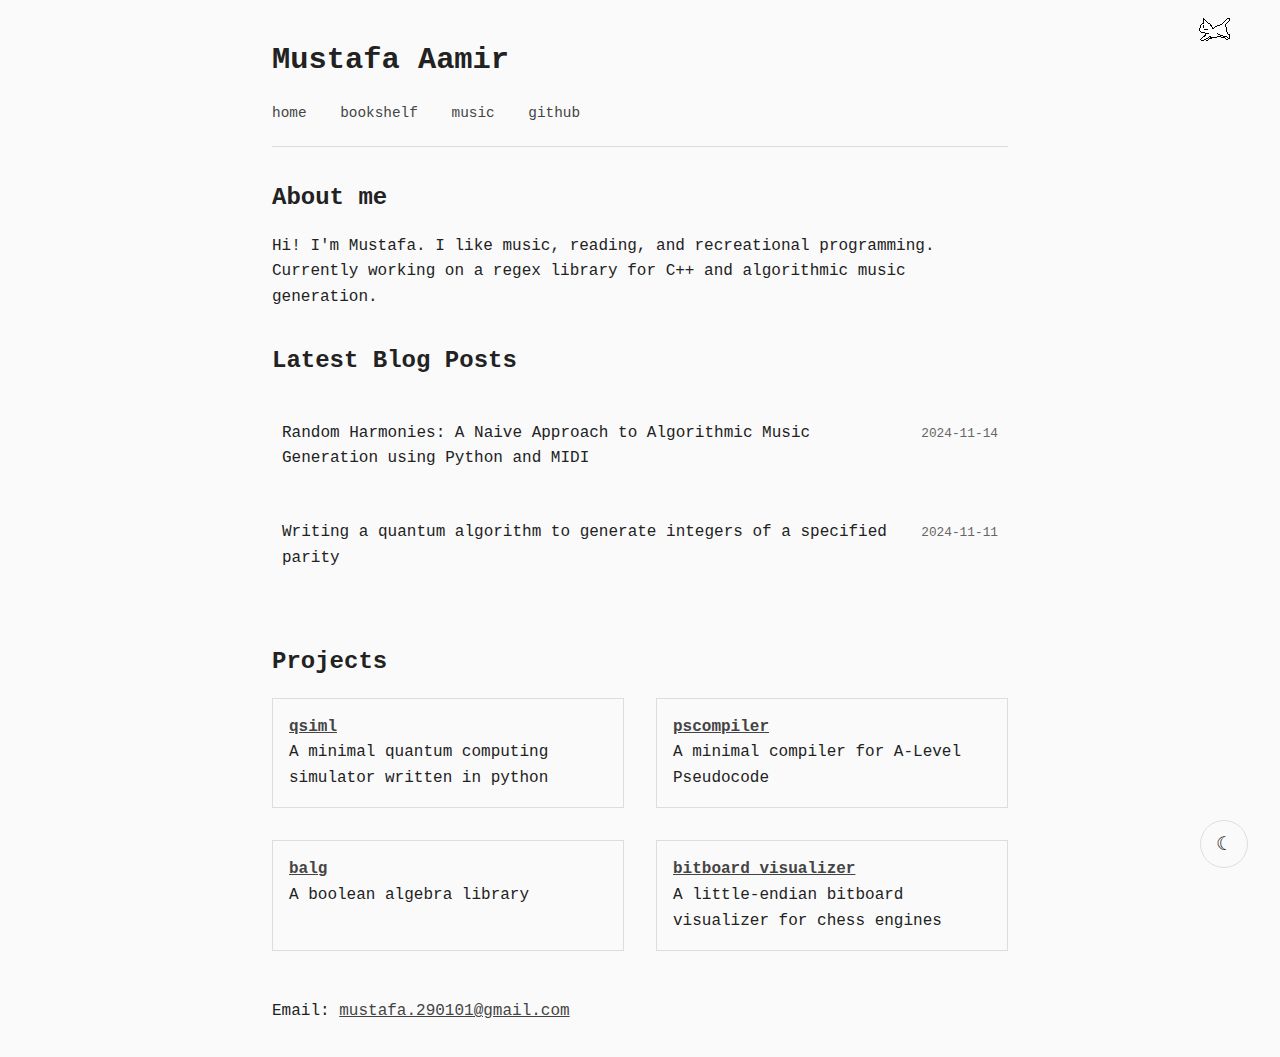
<file: index.html>
<!DOCTYPE html>
<html lang="en">
<head>
    <meta charset="UTF-8">
    <title>Mustafa Aamir</title>
    <meta name="author" content="Mustafa Aamir">
    <meta name="description" content>
    <meta property="og:type" content="blog">

    <!-- Mobile specific meta -->
    <meta name="viewport" content="width=device-width, initial-scale=1.0">
    <link rel="prefetch" href="./music.html" />


    <!-- CSS -->
    <link rel="stylesheet" href="./styles/light_dark.css">
    <link rel="stylesheet" href="./styles/styles.css">
    <link rel="icon" type="image/x-icon" href="./images/semicolon.png">
</head>
<body>
    <button class="theme-toggle" aria-label="Toggle theme" title="Toggle theme">
        <span class="toggle-icon">☀</span>
    </button>

    <script src="script.js"></script>

    <header>
        <h1><strong>Mustafa Aamir</strong></h1>
        <nav>
            <a href="./index.html">home</a>
            <a href="./bookshelf.html">bookshelf</a>
            <a href="./music.html">music</a>
            <a href="https://github.com/MustafaAamir">github</a>
        </nav>
    </header>

    <main>
        <h2><strong>About me</strong></h2>
        <p>Hi! I'm Mustafa. I like music, reading, and recreational programming. Currently working on a regex library for C++ and algorithmic music generation.</p>
            <h2><strong>Latest Blog Posts</strong></h2>
            <ul class="post-list">
                <li>
                    <a href="./posts/prosic.html">
                        <span style="margin-left: 10px; margin-right: 10px;">Random Harmonies: A Naive Approach to Algorithmic Music Generation using Python and MIDI</span>
                        <span class="post-date" style="margin-right: 10px;">2024-11-14</span>
                    </a>
                    <a href="./posts/qcparity.html">
                        <span style="margin-left: 10px; margin-right: 10px;">Writing a quantum algorithm to generate integers of a specified parity</span>
                        <span class="post-date" style="margin-right: 10px;">2024-11-11</span>
                    </a>
                </li>
            </ul>

        <section id="github" class="section">
            <h2>
            <!--<img width="30px" height="28px" src="./images/github-mark-c791e9551fe4/github-mark/github-mark.svg" style="margin-right: 10px; filter: invert(0.5)" alt="GitHub" class="github-icon"> -->
                <strong>Projects</strong>
            </h2>
            <div class="github-projects">
                <div class="project">
                    <a href="https://www.github.com/MustafaAamir/qsiml" class="project-title">qsiml</a>
                    <p>A minimal quantum computing simulator written in python</p>
                </div>
                <div class="project">
                    <a href="https://www.github.com/MustafaAamir/pscompiler" class="project-title">pscompiler</a>
                    <p>A minimal compiler for A-Level Pseudocode</p>
                </div>
                <div class="project">
                    <a href="https://www.github.com/MustafaAamir/balg" class="project-title">balg</a>
                    <p>A boolean algebra library</p>
                </div>
                <div class="project">
                    <a href="https://www.github.com/MustafaAamir/BitboardVisualizer" class="project-title">bitboard visualizer</a>
                    <p>A little-endian bitboard visualizer for chess engines</p>
                </div>
            </div>
        </section>
    </main>
    <script>

(function oneko() {
  const isReducedMotion =
    window.matchMedia(`(prefers-reduced-motion: reduce)`) === true ||
    window.matchMedia(`(prefers-reduced-motion: reduce)`).matches === true;

  if (isReducedMotion) return;

  const nekoEl = document.createElement("div");

  let nekoPosX = 100000;
  let nekoPosY = 32;

  let mousePosX = 0;
  let mousePosY = 0;

  let frameCount = 0;
  let idleTime = 0;
  let idleAnimation = null;
  let idleAnimationFrame = 0;

  const nekoSpeed = 10;
  const spriteSets = {
    idle: [[-3, -3]],
    alert: [[-7, -3]],
    scratchSelf: [
      [-5, 0],
      [-6, 0],
      [-7, 0],
    ],
    scratchWallN: [
      [0, 0],
      [0, -1],
    ],
    scratchWallS: [
      [-7, -1],
      [-6, -2],
    ],
    scratchWallE: [
      [-2, -2],
      [-2, -3],
    ],
    scratchWallW: [
      [-4, 0],
      [-4, -1],
    ],
    tired: [[-3, -2]],
    sleeping: [
      [-2, 0],
      [-2, -1],
    ],
    N: [
      [-1, -2],
      [-1, -3],
    ],
    NE: [
      [0, -2],
      [0, -3],
    ],
    E: [
      [-3, 0],
      [-3, -1],
    ],
    SE: [
      [-5, -1],
      [-5, -2],
    ],
    S: [
      [-6, -3],
      [-7, -2],
    ],
    SW: [
      [-5, -3],
      [-6, -1],
    ],
    W: [
      [-4, -2],
      [-4, -3],
    ],
    NW: [
      [-1, 0],
      [-1, -1],
    ],
  };

  function init() {
    nekoEl.id = "oneko";
    nekoEl.ariaHidden = true;
    nekoEl.style.width = "32px";
    nekoEl.style.height = "32px";
    nekoEl.style.position = "fixed";
    nekoEl.style.pointerEvents = "none";
    nekoEl.style.imageRendering = "pixelated";
    nekoEl.style.left = `${nekoPosX - 16}px`;
    nekoEl.style.top = `${nekoPosY - 16}px`;
    nekoEl.style.zIndex = 2147483647;

    let nekoFile = "./images/oneko.gif"
    const curScript = document.currentScript
    if (curScript && curScript.dataset.cat) {
      nekoFile = curScript.dataset.cat
    }
    nekoEl.style.backgroundImage = `url(${nekoFile})`;

    document.body.appendChild(nekoEl);

    document.addEventListener("mousemove", function (event) {
      mousePosX = event.clientX;
      mousePosY = event.clientY;
    });

    window.requestAnimationFrame(onAnimationFrame);
  }

  let lastFrameTimestamp;

  function onAnimationFrame(timestamp) {
    // Stops execution if the neko element is removed from DOM
    if (!nekoEl.isConnected) {
      return;
    }
    if (!lastFrameTimestamp) {
      lastFrameTimestamp = timestamp;
    }
    if (timestamp - lastFrameTimestamp > 100) {
      lastFrameTimestamp = timestamp
      frame()
    }
    window.requestAnimationFrame(onAnimationFrame);
  }

  function setSprite(name, frame) {
    const sprite = spriteSets[name][frame % spriteSets[name].length];
    nekoEl.style.backgroundPosition = `${sprite[0] * 32}px ${sprite[1] * 32}px`;
  }

  function resetIdleAnimation() {
    idleAnimation = null;
    idleAnimationFrame = 0;
  }

  function idle() {
    idleTime += 1;

    // every ~ 20 seconds
    if (
      idleTime > 10 &&
      Math.floor(Math.random() * 200) == 0 &&
      idleAnimation == null
    ) {
      let avalibleIdleAnimations = ["sleeping", "scratchSelf"];
      if (nekoPosX < 32) {
        avalibleIdleAnimations.push("scratchWallW");
      }
      if (nekoPosY < 32) {
        avalibleIdleAnimations.push("scratchWallN");
      }
      if (nekoPosX > window.innerWidth - 32) {
        avalibleIdleAnimations.push("scratchWallE");
      }
      if (nekoPosY > window.innerHeight - 32) {
        avalibleIdleAnimations.push("scratchWallS");
      }
      idleAnimation =
        avalibleIdleAnimations[
          Math.floor(Math.random() * avalibleIdleAnimations.length)
        ];
    }

    switch (idleAnimation) {
      case "sleeping":
        if (idleAnimationFrame < 8) {
          setSprite("tired", 0);
          break;
        }
        setSprite("sleeping", Math.floor(idleAnimationFrame / 4));
        if (idleAnimationFrame > 192) {
          resetIdleAnimation();
        }
        break;
      case "scratchWallN":
      case "scratchWallS":
      case "scratchWallE":
      case "scratchWallW":
      case "scratchSelf":
        setSprite(idleAnimation, idleAnimationFrame);
        if (idleAnimationFrame > 9) {
          resetIdleAnimation();
        }
        break;
      default:
        setSprite("idle", 0);
        return;
    }
    idleAnimationFrame += 1;
  }

  function frame() {
    frameCount += 1;
    const diffX = nekoPosX - mousePosX;
    const diffY = nekoPosY - mousePosY;
    const distance = Math.sqrt(diffX ** 2 + diffY ** 2);

    if (distance < nekoSpeed || distance < 48) {
      idle();
      return;
    }

    idleAnimation = null;
    idleAnimationFrame = 0;

    if (idleTime > 1) {
      setSprite("alert", 0);
      // count down after being alerted before moving
      idleTime = Math.min(idleTime, 7);
      idleTime -= 1;
      return;
    }

    let direction;
    direction = diffY / distance > 0.5 ? "N" : "";
    direction += diffY / distance < -0.5 ? "S" : "";
    direction += diffX / distance > 0.5 ? "W" : "";
    direction += diffX / distance < -0.5 ? "E" : "";
    setSprite(direction, frameCount);

    nekoPosX -= (diffX / distance) * nekoSpeed;
    nekoPosY -= (diffY / distance) * nekoSpeed;

    nekoPosX = Math.min(Math.max(16, nekoPosX), window.innerWidth - 16);
    nekoPosY = Math.min(Math.max(16, nekoPosY), window.innerHeight - 16);

    nekoEl.style.left = `${nekoPosX - 16}px`;
    nekoEl.style.top = `${nekoPosY - 16}px`;
  }

  init();
})();
    </script>
</body>
<footer>
    <p>Email: <a href="mailto:mustafa.290101@gmail.com">mustafa.290101@gmail.com</a></p>
</footer>
</html>
</file>
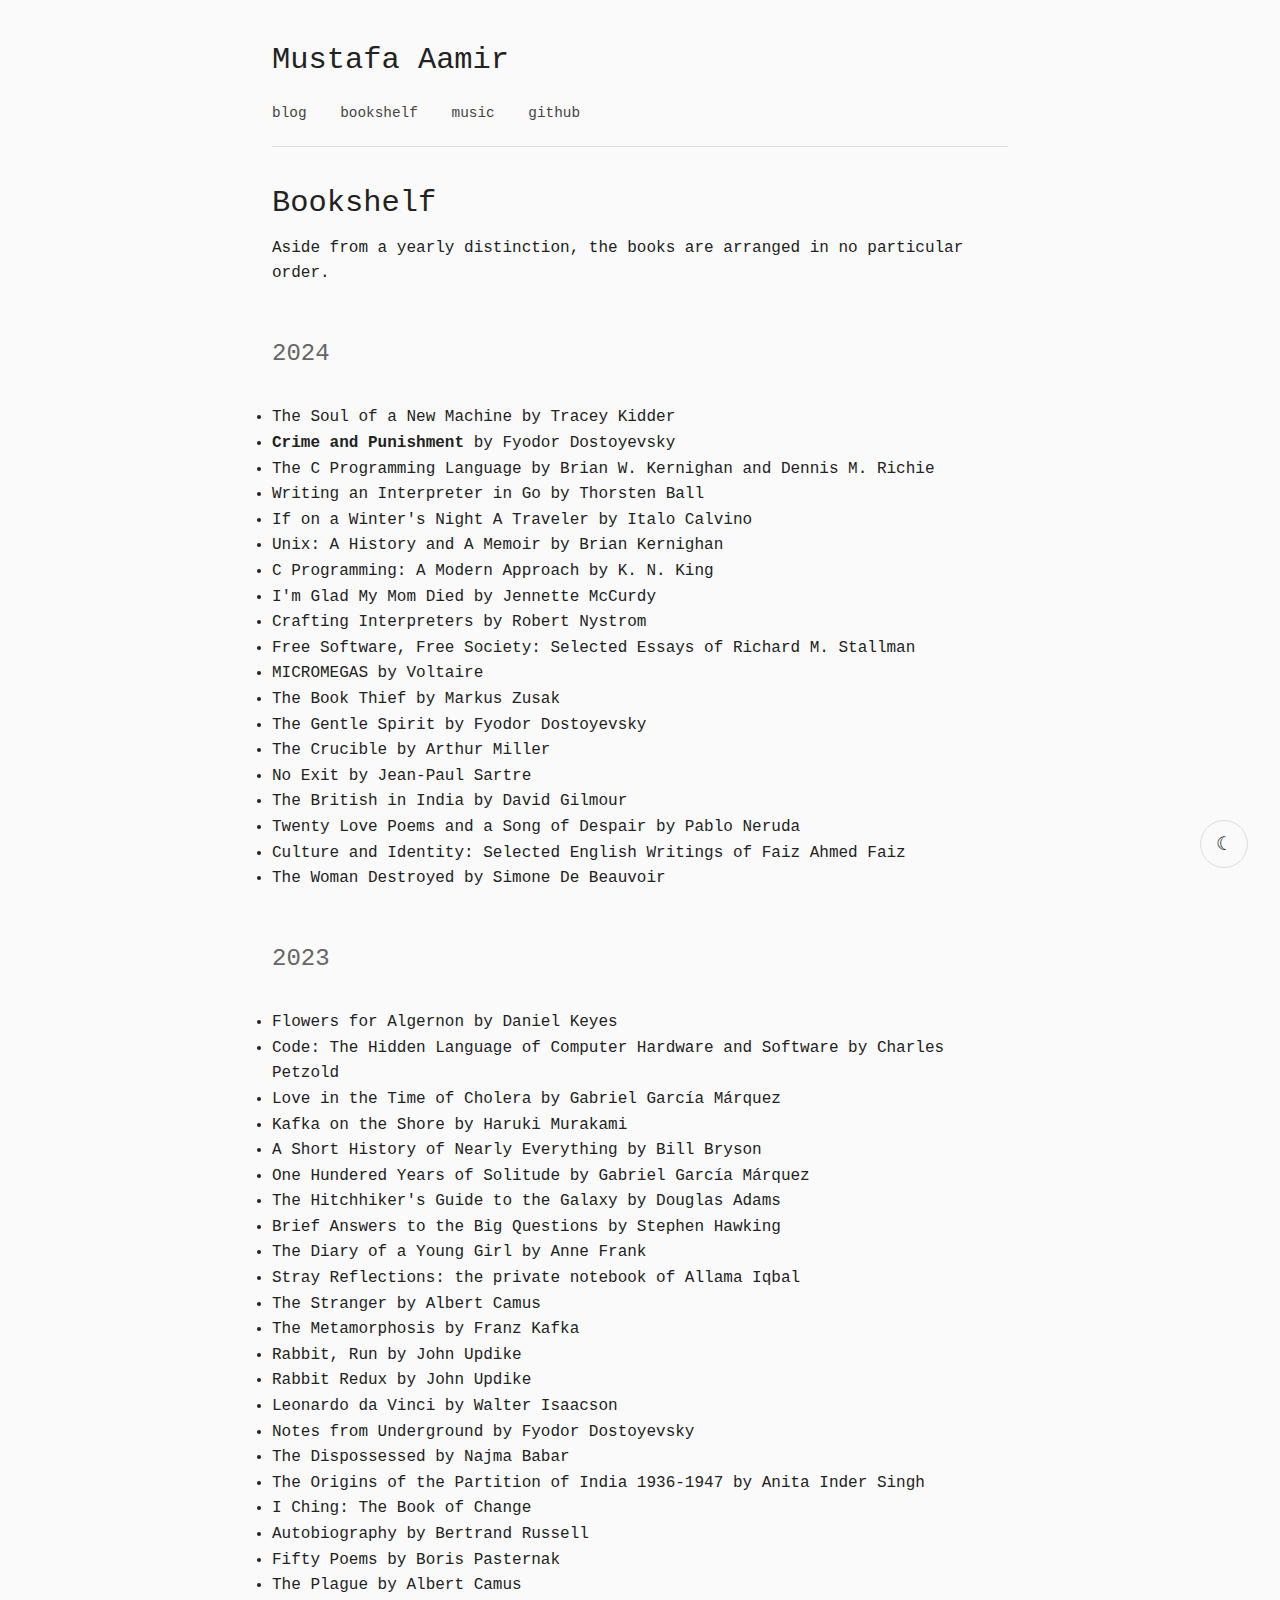
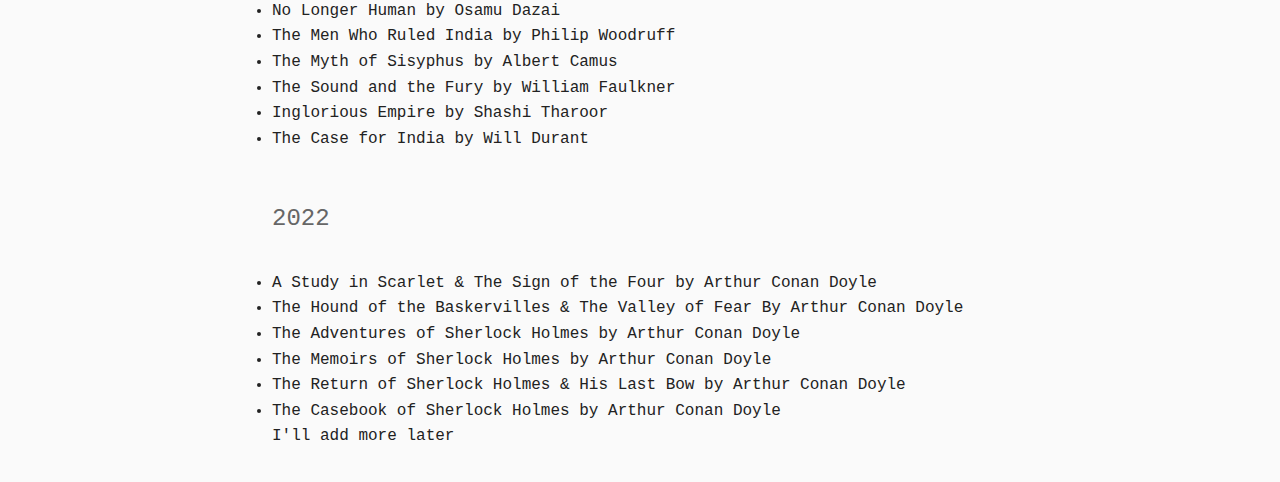
<file: bookshelf.html>
<!DOCTYPE html>
<html lang="en">
<head>
    <meta charset="UTF-8">
    <meta name="viewport" content="width=device-width, initial-scale=1.0">

    <link rel="stylesheet" href="./styles/styles.css">
    <link rel="stylesheet" href="./styles/light_dark.css">
    <link rel="icon" type="image/x-icon" href="./images/semicolon.png">
    <link rel="prefetch" href="./music.html" />
</head>
<body>
    <button class="theme-toggle" aria-label="Toggle theme" title="Toggle theme">
        <span class="toggle-icon">☀</span>
    </button>
    <script src="script.js"></script>
    <main>
        <header>
            <h1>Mustafa Aamir</h1>
            <nav>
                <a href="./index.html">blog</a>
                <a href="./bookshelf.html">bookshelf</a>
                <a href="./music.html">music</a>
                <a href="./github.html">github</a>
            </nav>
        </header>

        <h1>Bookshelf</h1>
        <p> Aside from a yearly distinction, the books are arranged in no particular order.</p>
        <div class="year-divider">2024</div>
        <ul>
            <li>The Soul of a New Machine</strong> by Tracey Kidder</li>
            <li><strong>Crime and Punishment</strong> by Fyodor Dostoyevsky</li>
            <li>The C Programming Language by Brian W. Kernighan and Dennis M. Richie</li>
            <li>Writing an Interpreter in Go by Thorsten Ball</li>
            <li>If on a Winter's Night A Traveler by Italo Calvino</li>
            <li>Unix: A History and A Memoir by Brian Kernighan</li>
            <li>C Programming: A Modern Approach by K. N. King</li>
            <li>I'm Glad My Mom Died by Jennette McCurdy</li>
            <li>Crafting Interpreters by Robert Nystrom</li>
            <li>Free Software, Free Society: Selected Essays of Richard M. Stallman</li>
            <li>MICROMEGAS by Voltaire</li>
            <li>The Book Thief by Markus Zusak</li>
            <li>The Gentle Spirit by Fyodor Dostoyevsky</li>
            <li>The Crucible by Arthur Miller</li>
            <li>No Exit by Jean-Paul Sartre</li>
            <li>The British in India by David Gilmour</li>
            <li>Twenty Love Poems and a Song of Despair by Pablo Neruda</li>
            <li>Culture and Identity: Selected English Writings of Faiz Ahmed Faiz</li>
            <li>The Woman Destroyed by Simone De Beauvoir</li>
        </ul>
        <div class="year-divider">2023</div>
        <ul>
            <li>Flowers for Algernon by Daniel Keyes</li>
            <li>Code: The Hidden Language of Computer Hardware and Software by Charles Petzold</li>
            <li>Love in the Time of Cholera by Gabriel García Márquez</li>
            <li>Kafka on the Shore by Haruki Murakami</li>
            <li>A Short History of Nearly Everything by Bill Bryson</li>
            <li>One Hundered Years of Solitude by Gabriel García Márquez</li>
            <li>The Hitchhiker's Guide to the Galaxy by Douglas Adams</li>
            <li>Brief Answers to the Big Questions by Stephen Hawking</li>
            <li>The Diary of a Young Girl by Anne Frank</li>
            <li>Stray Reflections: the private notebook of Allama Iqbal</li>
            <li>The Stranger by Albert Camus</li>
            <li>The Metamorphosis by Franz Kafka</li>
            <li>Rabbit, Run by John Updike</li>
            <li>Rabbit Redux by John Updike</li>
            <li>Leonardo da Vinci by Walter Isaacson</li>
            <li>Notes from Underground by Fyodor Dostoyevsky</li>
            <li>The Dispossessed by Najma Babar</li>
            <li>The Origins of the Partition of India 1936-1947 by Anita Inder Singh</li>
            <li>I Ching: The Book of Change</li>
            <li>Autobiography by Bertrand Russell</li>
            <li>Fifty Poems by Boris Pasternak</li>
            <li>The Plague by Albert Camus</li>
            <li>No Longer Human by Osamu Dazai</li>
            <li>The Men Who Ruled India by Philip Woodruff</li>
            <li>The Myth of Sisyphus by Albert Camus</li>
            <li>The Sound and the Fury by William Faulkner</li>
            <li>Inglorious Empire by Shashi Tharoor</li>
            <li>The Case for India by Will Durant</li>
        </ul>
        <div class="year-divider">2022</div>
        <ul>
            <li>A Study in Scarlet & The Sign of the Four by Arthur Conan Doyle</li>
            <li>The Hound of the Baskervilles & The Valley of Fear By Arthur Conan Doyle</li>
            <li>The Adventures of Sherlock Holmes by Arthur Conan Doyle</li>
            <li>The Memoirs of Sherlock Holmes by Arthur Conan Doyle</li>
            <li>The Return of Sherlock Holmes & His Last Bow by Arthur Conan Doyle</li>
            <li>The Casebook of Sherlock Holmes by Arthur Conan Doyle</li>
        </ul>
        <p>I'll add more later</p>
    </main>
</body>
</html>
</file>
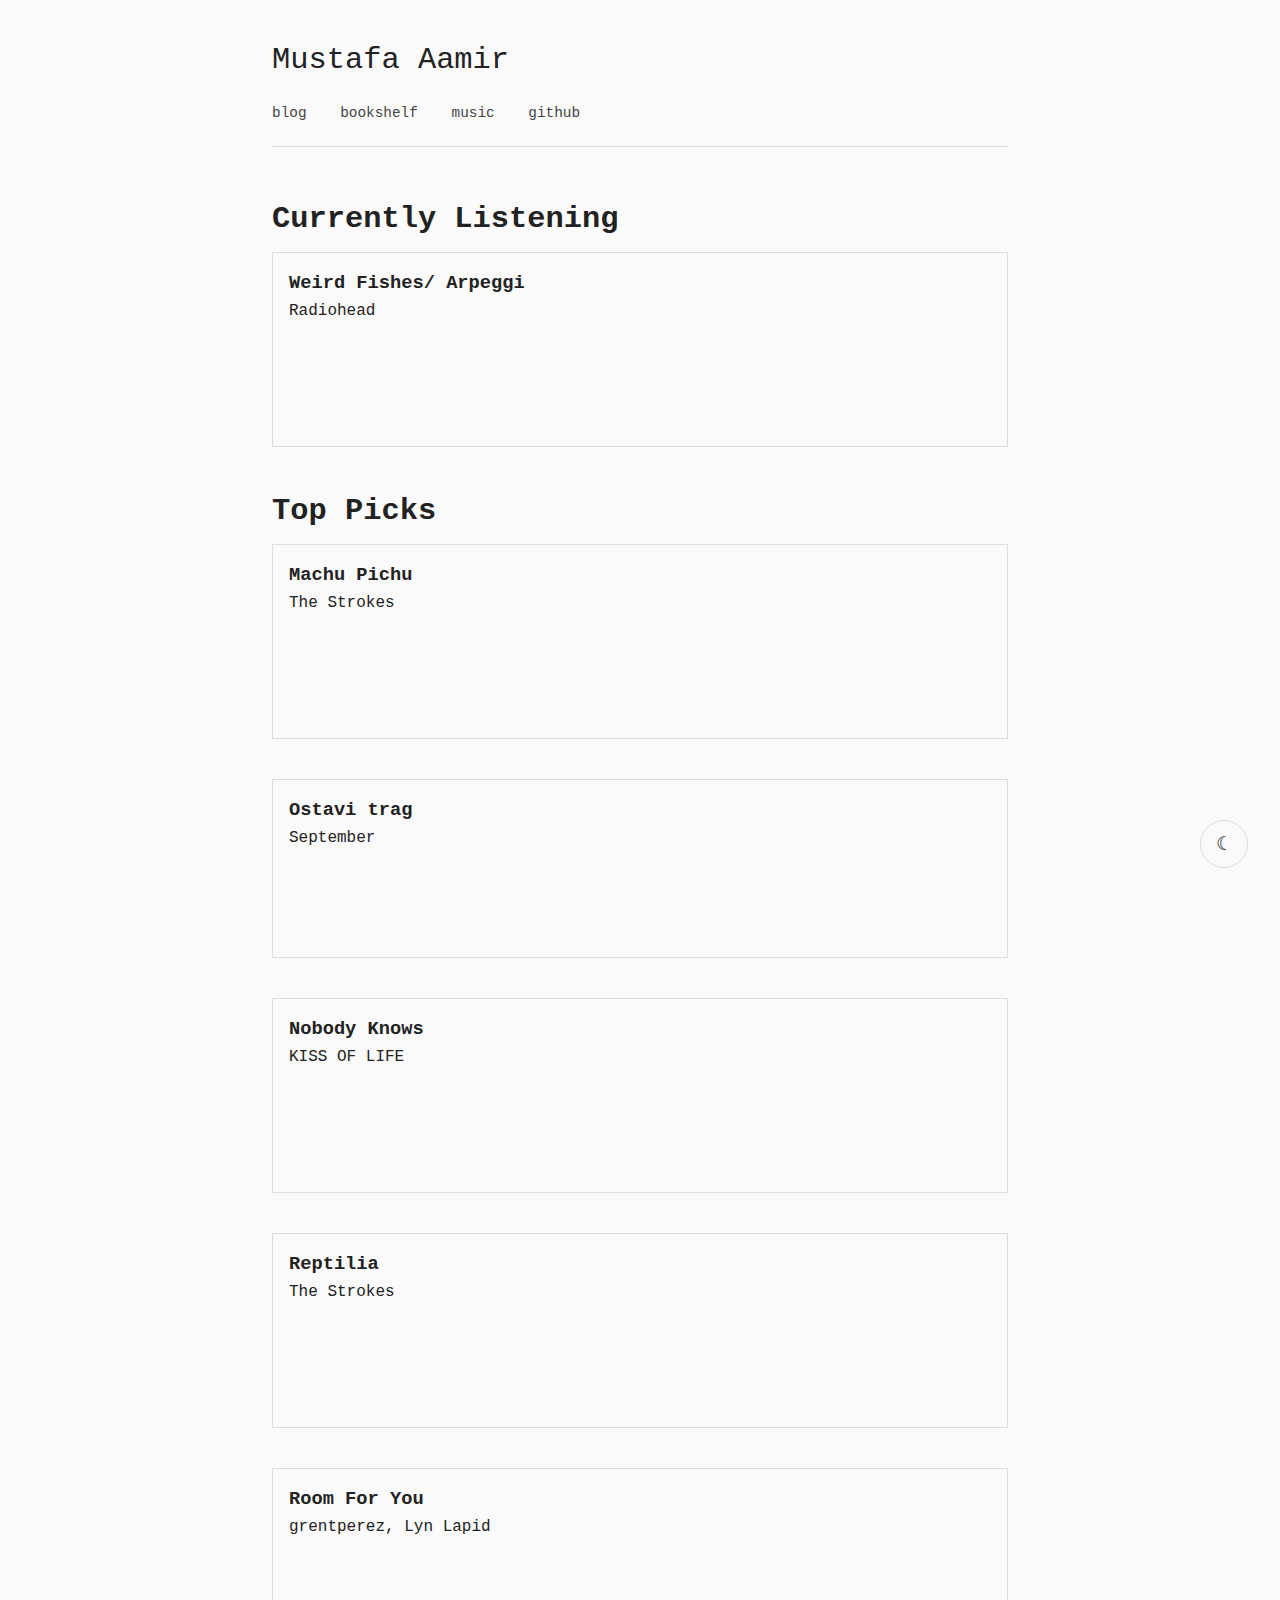
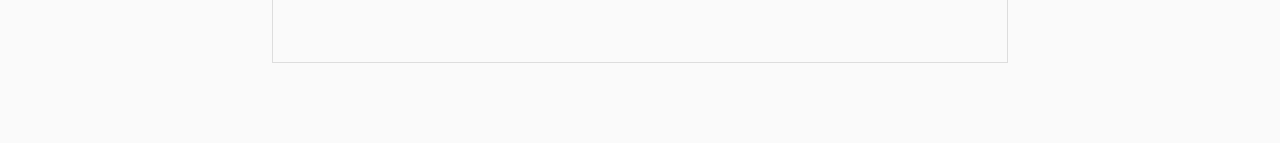
<file: music.html>
<!-- music.html -->
<!DOCTYPE html>
<html lang="en">
<head>
    <meta charset="UTF-8">
    <meta name="viewport" content="width=device-width, initial-scale=1.0">
    <title>Music</title>
    <link rel="stylesheet" href="./styles/styles.css">
    <link rel="stylesheet" href="./styles/light_dark.css">
    <link rel="icon" type="image/x-icon" href="./images/semicolon.png">
</head>
<body>
    <button class="theme-toggle" aria-label="Toggle theme" title="Toggle theme">
        <span class="toggle-icon">☀</span>
    </button>

    <script src="script.js"></script>

    <header>
        <h1>Mustafa Aamir</h1>
        <nav>
            <a href="./index.html">blog</a>
            <a href="./bookshelf.html">bookshelf</a>
            <a href="./music.html">music</a>
            <a href="https://github.com/MustafaAamir">github</a>
        </nav>
    </header>

    <section id="music" class="section">
        <h1><strong>Currently Listening</strong></h1>
        <div class="music-item">
            <div class="music-info">
                <h3>Weird Fishes/ Arpeggi</h3>
                <p>Radiohead</p>
            </div>
            <iframe class="spotify-embed"
                src="https://open.spotify.com/embed/track/4wajJ1o7jWIg62YqpkHC7S"
                height="80"
                frameBorder="0"
                allowtransparency="true"
                allow="encrypted-media">
            </iframe>
        </div>

        <h1><strong>Top Picks</strong></h1>
        <div class="music-item">
            <div class="music-info">
                <h3>Machu Pichu</h3>
                <p>The Strokes</p>
            </div>
            <iframe class="spotify-embed"
                src="https://open.spotify.com/embed/track/6mVD1SfTvlFAPVi7txFL5H"
                height="80"
                frameBorder="0"
                allowtransparency="true"
                allow="encrypted-media">
            </iframe>
        </div>
        <div class="music-item".
            <div class="music-info">
                <h3>Ostavi trag</h3>
                <p>September</p>
                <iframe class="spotify-embed"
                    src="https://open.spotify.com/embed/track/65zw2RY8Qp0JJDcQNSejNY"
                    height="80"
                    frameBorder="0"
                    allowtransparency="true"
                    allow="encrypted-media">
                </iframe>
            </div>
        </div>
        <div class="music-item">
            <div class="music-info">
                <h3>Nobody Knows</h3>
                <p>KISS OF LIFE</p>
            </div>
            <iframe class="spotify-embed"
                src="https://open.spotify.com/embed/track/70efTlnBNM8BvfhfPiqOBN"
                height="80"
                frameBorder="0"
                allowtransparency="true"
                allow="encrypted-media">
            </iframe>
        </div>
        <div class="music-item">
            <div class="music-info">
                <h3>Reptilia</h3>
                <p>The Strokes</p>
            </div>
            <iframe class="spotify-embed"
                src="https://open.spotify.com/embed/track/57Xjny5yNzAcsxnusKmAfA"
                height="80"
                frameBorder="0"
                allowtransparency="true"
                allow="encrypted-media">
            </iframe>
        </div>
        <div class="music-item">
            <div class="music-info">
                <h3>Room For You</h3>
                <p>grentperez, Lyn Lapid</p>
            </div>
            <iframe class="spotify-embed"
                src="https://open.spotify.com/embed/track/7G2om18d9kfV3aNtNfQkzA"
                height="80"
                frameBorder="0"
                allowtransparency="true"
                allow="encrypted-media">
            </iframe>
        </div>
    </section>
</body>
</html>
</file>
<file: styles/light_dark.css>
/* Define both light and dark themes using CSS custom properties */
:root[data-theme="light"] {
    --bg-color: #fafafa;
    --text-color: #222;
    --link-color: #444;
    --hover-color: #000;
    --border-color: #ddd;
    --secondary-bg: #f0f0f0;
    --secondary-text: #666;
}

:root[data-theme="dark"] {
    --bg-color: #1a1a1a;
    --text-color: #e0e0e0;
    --link-color: #9e9e9e;
    --hover-color: #fff;
    --border-color: #333;
    --secondary-bg: #252525;
    --secondary-text: #999;
    --project-hover: #2d2e2e;
}

/* System preference default */
@media (prefers-color-scheme: dark) {
    :root:not([data-theme]) {
        --bg-color: #1a1a1a;
        --text-color: #e0e0e0;
        --link-color: #9e9e9e;
        --hover-color: #fff;
        --border-color: #333;
        --secondary-bg: #252525;
        --secondary-text: #999;
        --project-hover: #2d2e2e;
    }
}

/* Theme toggle styles */
.theme-toggle {
    position: fixed;
    bottom: 2rem;
    right: 2rem;
    width: 3rem;
    height: 3rem;
    border-radius: 50%;
    border: 1px solid var(--border-color);
    background: var(--bg-color);
    color: var(--text-color);
    cursor: pointer;
    display: flex;
    align-items: center;
    justify-content: center;
    font-family: var(--font-mono);
    font-size: 1.2rem;
    transition: all 0.3s ease;
}

.theme-toggle:hover {
    transform: scale(1.1);
    border-color: var(--hover-color);
}

/* Smooth transitions for theme changes */
body {
    transition: background-color 0.3s ease, color 0.3s ease;
    background-color: var(--bg-color);
    color: var(--text-color);
    font-family: var(--font-mono);
    line-height: 1.6;
    max-width: 800px;
    margin: 0 auto;
    padding: 2rem;
}

/* Apply theme colors to existing elements */
a {
    color: var(--link-color);
    transition: color 0.3s ease;
}

a:hover {
    color: var(--hover-color);
}

.post, .book-entry, .music-item {
    border-color: var(--border-color);
}

.category, .post-category {
    background: var(--secondary-bg);
    color: var(--secondary-text);
}

:root[data-theme="dark"] img.invert-in-dark {
    filter: invert(1);
}
</file>
<file: styles/styles.css>
/* Previous CSS remains the same */

:root {
    --font-mono: 'JetBrains Mono', 'IBM Plex Mono', 'Courier New', monospace;
    --bg-color: #fafafa;
    --text-color: #222;
    --link-color: #444;
    --hover-color: #000;
    --border-color: #ddd;
    --code-bg: #fafafa;
    --project-hover: #e6e8e8;
}

@media (prefers-color-scheme: dark) {
    .post-list a:hover {
        background: #2d2e2e;
    }
}

* {
    margin: 0;
    padding: 0;
    box-sizing: border-box;
}

body {
    font-family: var(--font-mono);
    line-height: 1.6;
    color: var(--text-color);
    background: var(--bg-color);
    max-width: 800px;
    margin: 0 auto;
    padding: 2rem;
}

header {
    padding: 0.25rem 0;
    border-bottom: 1px solid var(--border-color);
    margin-bottom: 2rem;
}

nav {
    margin: 1rem 0;
}

nav a {
    margin-right: 1.5rem;
    text-decoration: none;
    color: var(--link-color);
    font-size: 0.9rem;
}

nav a:hover {
    color: var(--hover-color);
}

h1 {
    font-size: 1.9rem;
    font-weight: normal;
    margin-bottom: 0.5rem;
}

h2 {
    font-size: 1.5rem;
    font-weight: bold;
    margin: 2rem 0 1rem 0;
}

.section {
    margin: 3rem 0;
}

/* New styles for blog posts */
.post-list {
    list-style: none;
}

.post-list li {
    margin-bottom: 1.5rem;
}

.post-list a {
    text-decoration: none;
    color: var(--text-color);
    display: flex;
    justify-content: space-between;
    align-items: baseline;
    padding: 1.5rem 0;
}

.post-list a:hover {
    background: var(--project-hover);
    transform: scale(1.0087);
    transition: transform 0.3s ease;
}

.post-date {
    font-size: 0.8rem;
    color: #666;
    min-width: 100px;
    text-align: right;
}

/* Music section styles */
.music-item {
    margin-bottom: 2.5rem;
    padding: 1rem;
    border: 1px solid var(--border-color);
}

.music-info {
    margin-bottom: 1rem;
}

.spotify-embed {
    max-width: 70%;
    width: 100%;
    margin: 0;
    padding: 0;
    border: none;
}

/* Responsive adjustments */
@media (max-width: 600px) {
    body {
        padding: 1rem;
    }

    nav a {
        display: block;
        margin-bottom: 0.5rem;
    }

    .post-list a {
        flex-direction: column;
        gap: 0.5rem;
    }

    .post-date {
        text-align: left;
    }
}

.book-entry {
    margin-bottom: 3rem;
    padding-bottom: 2rem;
    border-bottom: 1px solid var(--border-color);
}

.book-header {
    display: flex;
    justify-content: space-between;
    margin-bottom: 1rem;
}

.book-info {
    flex-grow: 1;
}

.book-title {
    font-size: 1.2rem;
    margin-bottom: 0.5rem;
}

.book-meta {
    font-size: 0.9rem;
    color: #666;
    margin-bottom: 0.5rem;
}

.book-rating {
    display: flex;
    gap: 0.25rem;
    font-family: sans-serif;
    color: #ffd700;
}

.book-notes {
    margin-top: 1.5rem;
    line-height: 1.8;
}

.book-highlight {
    margin: 1rem 0;
    padding-left: 1rem;
    border-left: 2px solid #ffd700;
    font-style: italic;
}

.categories {
    display: flex;
    gap: 0.5rem;
    margin: 1rem 0;
}

.category {
    font-size: 0.8rem;
    padding: 0.25rem 0.5rem;
    background: #f0f0f0;
    border-radius: 3px;
}

.year-divider {
    margin: 3rem 0 2rem 0;
    font-size: 1.5rem;
    color: #666;
}



/* github projects */
.github-projects {
    display: grid;
    grid-template-columns: repeat(auto-fit, minmax(250px, 1fr));
    gap: 2rem;
}

.project {
    padding: 1rem;
    border: 1px solid var(--border-color);
}

.project:hover {
    transform: scale(1.047);
    transition: transform 0.3s ease;
}

.project-title {
    font-weight: bold;
    margin-bottom: 0.5rem;
}


table-container {
    margin: 2rem 0;
    border-radius: 8px;
}


table {
    width: 100%;
    border-collapse: collapse;
    margin: 2rem 0;
    border: 1px solid var(--border-color);
}

th, td {
    padding: 1rem;
    text-align: left;
    border-bottom: 1px solid var(--border-color);
    color: var(--text-color);
}

th {
    background-color: var(--table-header-bg);
    font-weight: bold;
    top: 0;
}

td {
    font-family: var(--font-mono);
}

@media (max-width: 768px) {
    th, td {
        padding: 0.75rem;
    }

    table {
        font-size: 0.9rem;
    }

    pre{
        padding: 0.35rem;
        font-size: 0.85rem;
    }
}

pre {
    background-color: var(--code-bg);
    border-radius: 8px;
    overflow-x: auto;
    border: 1px solid var(--bg-color);
    margin: 2rem 0;
}

code {
    font-family: var(--font-mono);
    font-size: 0.9em;
    line-height: 1.6;
    color: var(--text-color);
}

.language-python, .language-bash {
  overflow-y: auto; /* Enable vertical scrolling */
}

.language-python::-webkit-scrollbar, .language-bash::-webkit-scrollbar{ /* Target Chrome, Safari, etc. */
  width: 10px; /* Adjust scrollbar width */
  background-color: #F5F5F5; /* Set background color */
}

.language-python::-webkit-scrollbar-thumb, .language-bash::-webkit-scrollbar-thumb { /* Target scrollbar thumb */
  background-color: #ccc; /* Set thumb color */
  border-radius: 5px; /* Add rounded corners */
}
</file>
